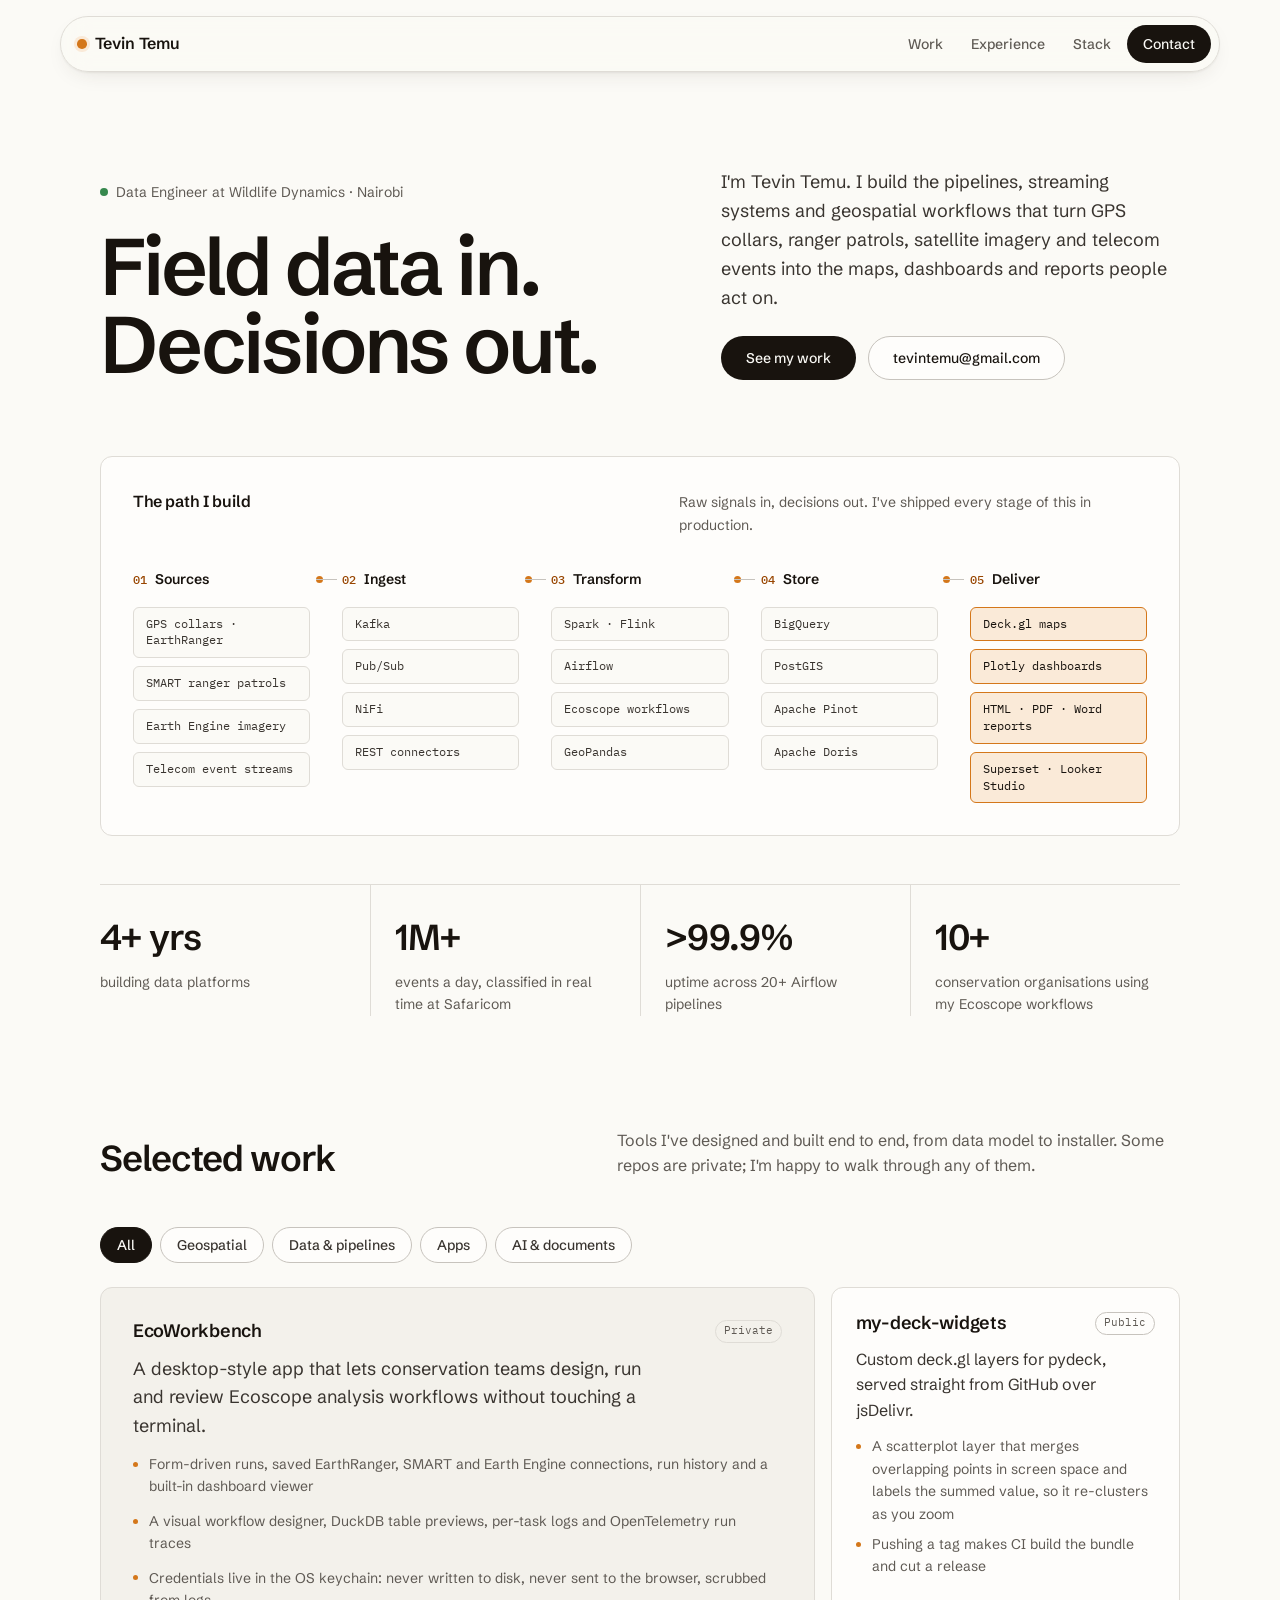
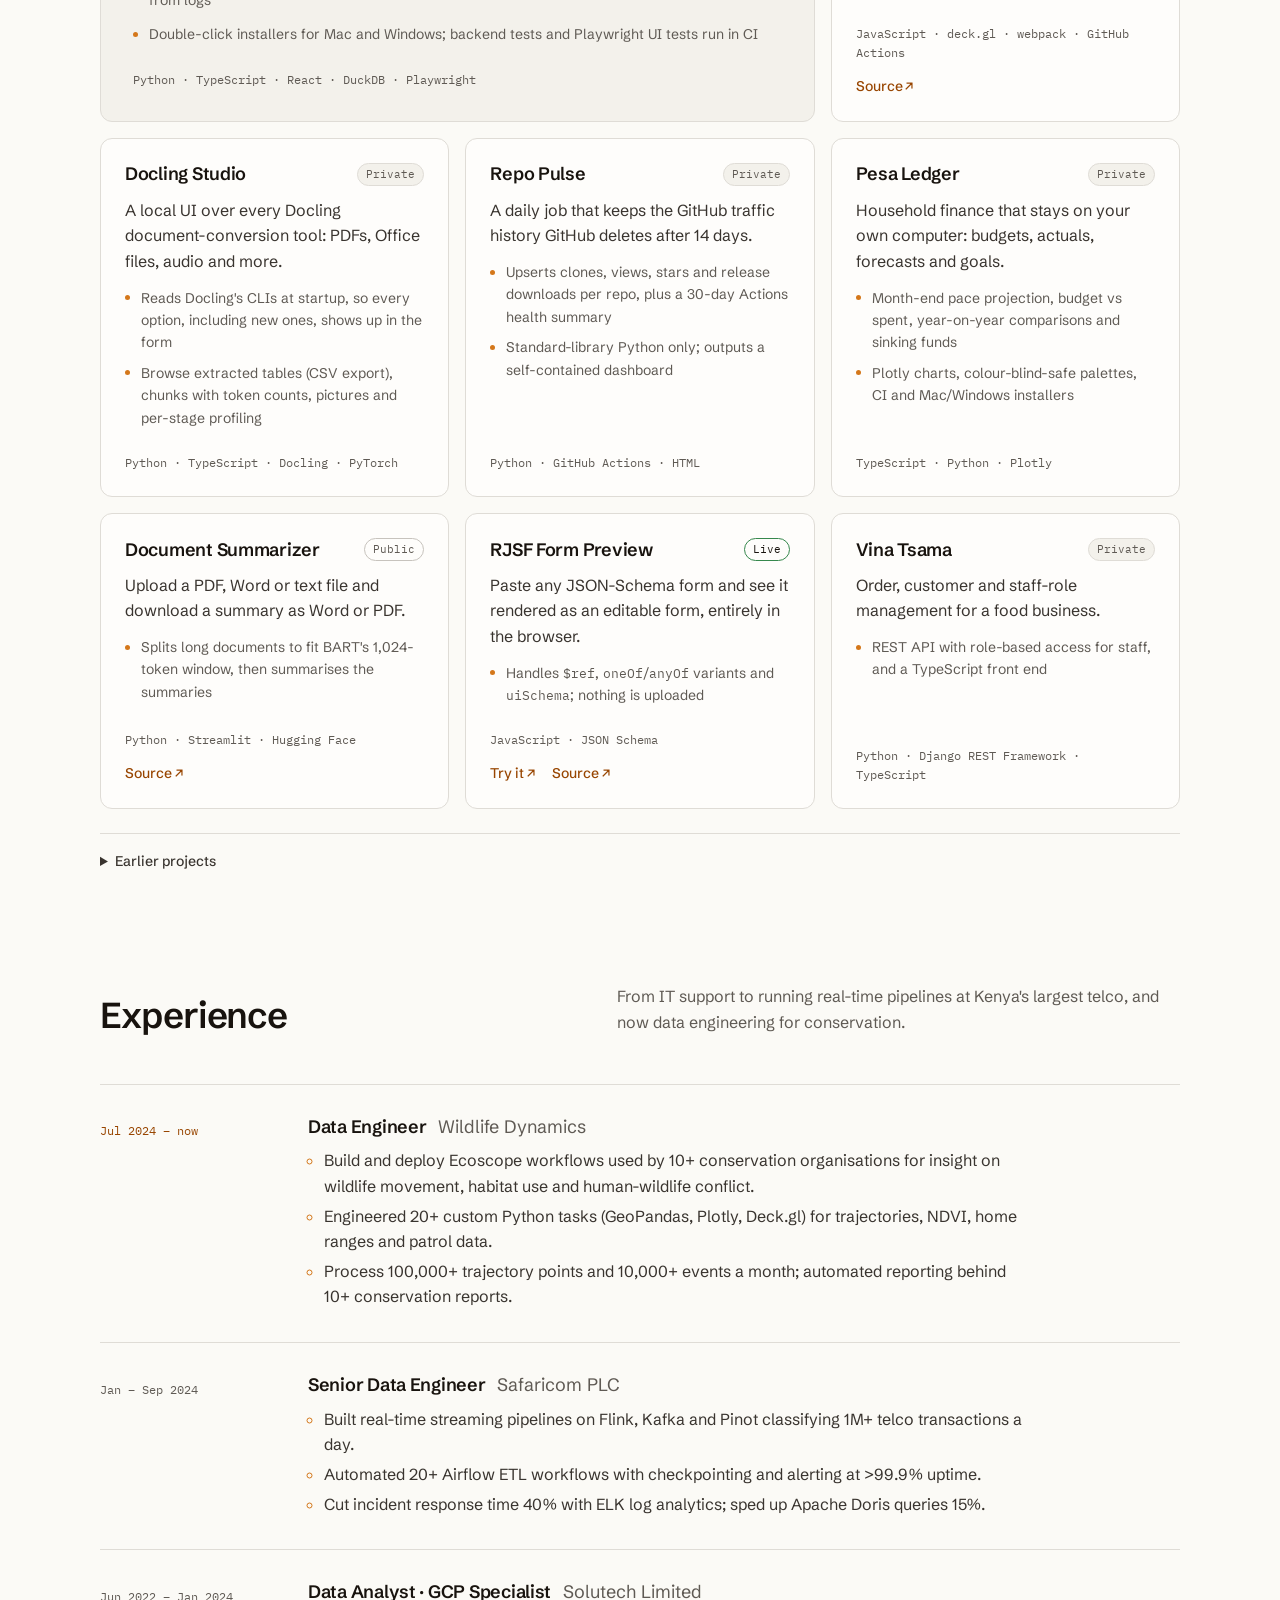
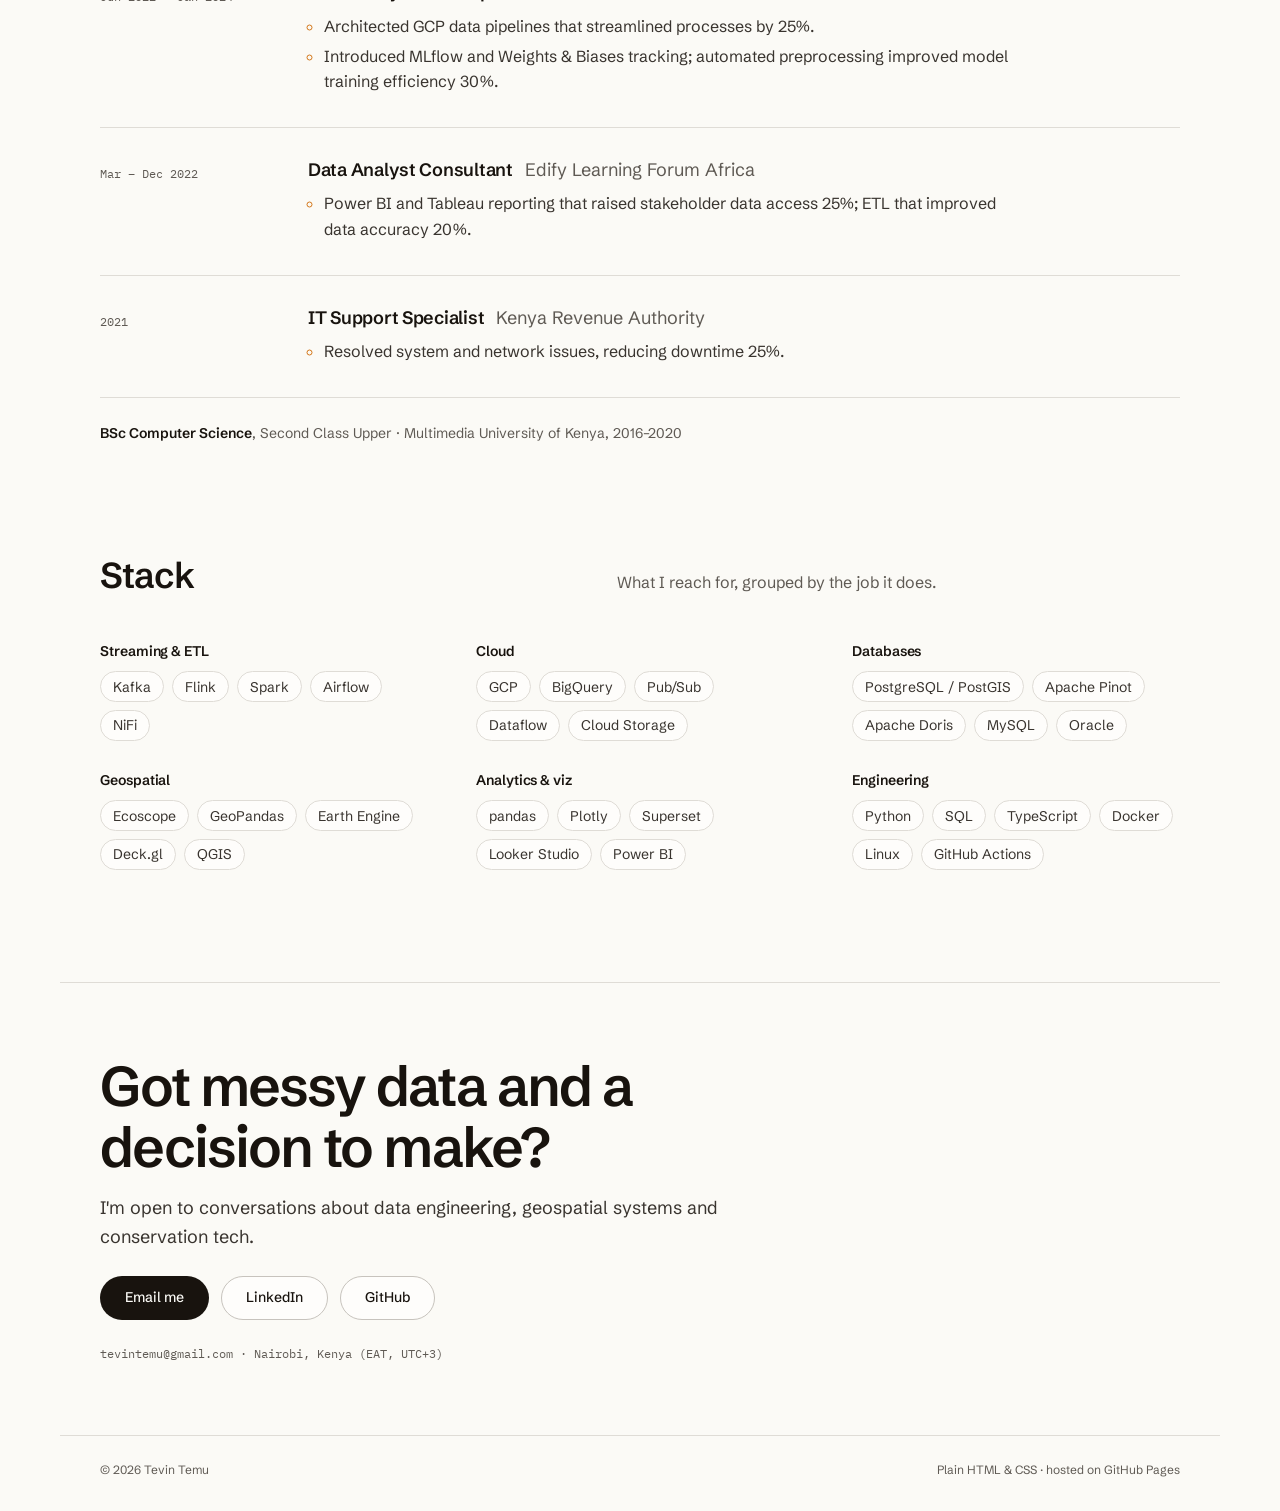
<file: docs/index.html>
<!doctype html>
<html lang="en">
<head>
<meta charset="utf-8">
<meta name="viewport" content="width=device-width, initial-scale=1">
<title>Tevin Temu · Data Engineer</title>
<meta name="description" content="Tevin Temu is a data engineer in Nairobi building streaming pipelines, geospatial workflows and data tools for conservation and telecom.">
<meta property="og:title" content="Tevin Temu · Data Engineer">
<meta property="og:description" content="Streaming pipelines, geospatial workflows and data tools for conservation and telecom.">
<meta property="og:type" content="website">
<meta property="og:url" content="https://ttemu34.github.io/github-portfolio/">
<meta name="theme-color" content="#faf8f4" media="(prefers-color-scheme: light)">
<meta name="theme-color" content="#1a1714" media="(prefers-color-scheme: dark)">
<link rel="icon" href="data:image/svg+xml,%3Csvg xmlns='http://www.w3.org/2000/svg' viewBox='0 0 32 32'%3E%3Crect width='32' height='32' rx='8' fill='%23231d17'/%3E%3Ccircle cx='10' cy='22' r='3' fill='%23d98a3a'/%3E%3Ccircle cx='22' cy='10' r='3' fill='%23d98a3a'/%3E%3Cpath d='M10 22 L16 16 L22 10' stroke='%23f5efe6' stroke-width='2' fill='none'/%3E%3C/svg%3E">
<link rel="preconnect" href="https://fonts.googleapis.com">
<link rel="preconnect" href="https://fonts.gstatic.com" crossorigin>
<link rel="stylesheet" href="https://fonts.googleapis.com/css2?family=Schibsted+Grotesk:wght@400;500;600;700&family=IBM+Plex+Mono:wght@400;500&display=swap">
<link rel="stylesheet" href="tokens.css">
<link rel="stylesheet" href="style.css">
</head>
<body>

<a class="skip" href="#main">Skip to content</a>

<header class="nav-wrap">
  <nav class="nav" aria-label="Primary">
    <a class="wordmark" href="#top" aria-label="Tevin Temu, home">
      <span class="wordmark-dot" aria-hidden="true"></span>Tevin Temu
    </a>
    <div class="nav-links">
      <a href="#work">Work</a>
      <a class="nav-optional" href="#experience">Experience</a>
      <a class="nav-optional" href="#stack">Stack</a>
      <a class="nav-cta" href="#contact">Contact</a>
    </div>
  </nav>
</header>

<main id="main">

  <!-- Hero -->
  <section class="hero page" id="top">
    <div class="hero-grid">
      <div class="hero-copy">
        <p class="status"><span class="status-dot" aria-hidden="true"></span>Data Engineer at Wildlife Dynamics · Nairobi</p>
        <h1 class="hero-title">Field data in.<br>Decisions out.</h1>
      </div>
      <div class="hero-side">
        <p class="lede">
          I'm Tevin Temu. I build the pipelines, streaming systems and geospatial workflows
          that turn GPS collars, ranger patrols, satellite imagery and telecom events into
          the maps, dashboards and reports people act on.
        </p>
        <div class="cta-row">
          <a class="btn btn-primary" href="#work">See my work</a>
          <a class="btn btn-ghost" href="mailto:tevintemu@gmail.com">tevintemu@gmail.com</a>
        </div>
      </div>
    </div>

    <!-- The system map -->
    <figure class="system" aria-labelledby="system-cap">
      <figcaption id="system-cap" class="system-cap">
        <span class="system-cap-title">The path I build</span>
        <span class="system-cap-note">Raw signals in, decisions out. I've shipped every stage of this in production.</span>
      </figcaption>
      <ol class="flow">
        <li class="stage">
          <span class="stage-name"><span class="stage-num">01</span>Sources</span>
          <ul class="nodes">
            <li>GPS collars · EarthRanger</li>
            <li>SMART ranger patrols</li>
            <li>Earth Engine imagery</li>
            <li>Telecom event streams</li>
          </ul>
        </li>
        <li class="stage">
          <span class="stage-name"><span class="stage-num">02</span>Ingest</span>
          <ul class="nodes">
            <li>Kafka</li>
            <li>Pub/Sub</li>
            <li>NiFi</li>
            <li>REST connectors</li>
          </ul>
        </li>
        <li class="stage">
          <span class="stage-name"><span class="stage-num">03</span>Transform</span>
          <ul class="nodes">
            <li>Spark · Flink</li>
            <li>Airflow</li>
            <li>Ecoscope workflows</li>
            <li>GeoPandas</li>
          </ul>
        </li>
        <li class="stage">
          <span class="stage-name"><span class="stage-num">04</span>Store</span>
          <ul class="nodes">
            <li>BigQuery</li>
            <li>PostGIS</li>
            <li>Apache Pinot</li>
            <li>Apache Doris</li>
          </ul>
        </li>
        <li class="stage stage-out">
          <span class="stage-name"><span class="stage-num">05</span>Deliver</span>
          <ul class="nodes">
            <li>Deck.gl maps</li>
            <li>Plotly dashboards</li>
            <li>HTML · PDF · Word reports</li>
            <li>Superset · Looker Studio</li>
          </ul>
        </li>
      </ol>
    </figure>

    <dl class="proof">
      <div><dt>4+ yrs</dt><dd>building data platforms</dd></div>
      <div><dt>1M+</dt><dd>events a day, classified in real time at Safaricom</dd></div>
      <div><dt>&gt;99.9%</dt><dd>uptime across 20+ Airflow pipelines</dd></div>
      <div><dt>10+</dt><dd>conservation organisations using my Ecoscope workflows</dd></div>
    </dl>
  </section>

  <!-- Work -->
  <section class="page section" id="work" aria-labelledby="work-h">
    <div class="section-head">
      <h2 id="work-h">Selected work</h2>
      <p>Tools I've designed and built end to end, from data model to installer. Some repos are private; I'm happy to walk through any of them.</p>
    </div>

    <div class="filters" role="group" aria-label="Filter projects">
      <button type="button" class="chip" aria-pressed="true" data-filter="all">All</button>
      <button type="button" class="chip" aria-pressed="false" data-filter="geo">Geospatial</button>
      <button type="button" class="chip" aria-pressed="false" data-filter="data">Data &amp; pipelines</button>
      <button type="button" class="chip" aria-pressed="false" data-filter="apps">Apps</button>
      <button type="button" class="chip" aria-pressed="false" data-filter="ml">AI &amp; documents</button>
    </div>

    <div class="projects">

      <article class="project project-feature" data-tags="geo data apps">
        <div class="project-top">
          <h3>EcoWorkbench</h3>
          <span class="tag tag-private">Private</span>
        </div>
        <p class="project-pitch">A desktop-style app that lets conservation teams design, run and review Ecoscope analysis workflows without touching a terminal.</p>
        <ul class="project-points">
          <li>Form-driven runs, saved EarthRanger, SMART and Earth Engine connections, run history and a built-in dashboard viewer</li>
          <li>A visual workflow designer, DuckDB table previews, per-task logs and OpenTelemetry run traces</li>
          <li>Credentials live in the OS keychain: never written to disk, never sent to the browser, scrubbed from logs</li>
          <li>Double-click installers for Mac and Windows; backend tests and Playwright UI tests run in CI</li>
        </ul>
        <p class="project-stack">Python · TypeScript · React · DuckDB · Playwright</p>
      </article>

      <article class="project" data-tags="geo">
        <div class="project-top">
          <h3>my-deck-widgets</h3>
          <span class="tag">Public</span>
        </div>
        <p class="project-pitch">Custom deck.gl layers for pydeck, served straight from GitHub over jsDelivr.</p>
        <ul class="project-points">
          <li>A scatterplot layer that merges overlapping points in screen space and labels the summed value, so it re-clusters as you zoom</li>
          <li>Pushing a tag makes CI build the bundle and cut a release</li>
        </ul>
        <p class="project-stack">JavaScript · deck.gl · webpack · GitHub Actions</p>
        <p class="project-links"><a href="https://github.com/ttemu34/my-deck-widgets" target="_blank" rel="noopener">Source<span class="arrow" aria-hidden="true">↗</span></a></p>
      </article>

      <article class="project" data-tags="ml apps">
        <div class="project-top">
          <h3>Docling Studio</h3>
          <span class="tag tag-private">Private</span>
        </div>
        <p class="project-pitch">A local UI over every Docling document-conversion tool: PDFs, Office files, audio and more.</p>
        <ul class="project-points">
          <li>Reads Docling's CLIs at startup, so every option, including new ones, shows up in the form</li>
          <li>Browse extracted tables (CSV export), chunks with token counts, pictures and per-stage profiling</li>
        </ul>
        <p class="project-stack">Python · TypeScript · Docling · PyTorch</p>
      </article>

      <article class="project" data-tags="data">
        <div class="project-top">
          <h3>Repo Pulse</h3>
          <span class="tag tag-private">Private</span>
        </div>
        <p class="project-pitch">A daily job that keeps the GitHub traffic history GitHub deletes after 14 days.</p>
        <ul class="project-points">
          <li>Upserts clones, views, stars and release downloads per repo, plus a 30-day Actions health summary</li>
          <li>Standard-library Python only; outputs a self-contained dashboard</li>
        </ul>
        <p class="project-stack">Python · GitHub Actions · HTML</p>
      </article>

      <article class="project" data-tags="apps data">
        <div class="project-top">
          <h3>Pesa Ledger</h3>
          <span class="tag tag-private">Private</span>
        </div>
        <p class="project-pitch">Household finance that stays on your own computer: budgets, actuals, forecasts and goals.</p>
        <ul class="project-points">
          <li>Month-end pace projection, budget vs spent, year-on-year comparisons and sinking funds</li>
          <li>Plotly charts, colour-blind-safe palettes, CI and Mac/Windows installers</li>
        </ul>
        <p class="project-stack">TypeScript · Python · Plotly</p>
      </article>

      <article class="project" data-tags="ml">
        <div class="project-top">
          <h3>Document Summarizer</h3>
          <span class="tag">Public</span>
        </div>
        <p class="project-pitch">Upload a PDF, Word or text file and download a summary as Word or PDF.</p>
        <ul class="project-points">
          <li>Splits long documents to fit BART's 1,024-token window, then summarises the summaries</li>
        </ul>
        <p class="project-stack">Python · Streamlit · Hugging Face</p>
        <p class="project-links"><a href="https://github.com/ttemu34/doc-summarizer" target="_blank" rel="noopener">Source<span class="arrow" aria-hidden="true">↗</span></a></p>
      </article>

      <article class="project" data-tags="apps">
        <div class="project-top">
          <h3>RJSF Form Preview</h3>
          <span class="tag tag-live">Live</span>
        </div>
        <p class="project-pitch">Paste any JSON-Schema form and see it rendered as an editable form, entirely in the browser.</p>
        <ul class="project-points">
          <li>Handles <code>$ref</code>, <code>oneOf</code>/<code>anyOf</code> variants and <code>uiSchema</code>; nothing is uploaded</li>
        </ul>
        <p class="project-stack">JavaScript · JSON Schema</p>
        <p class="project-links">
          <a href="https://ttemu34.github.io/rjsf-form-preview/" target="_blank" rel="noopener">Try it<span class="arrow" aria-hidden="true">↗</span></a>
          <a href="https://github.com/ttemu34/rjsf-form-preview" target="_blank" rel="noopener">Source<span class="arrow" aria-hidden="true">↗</span></a>
        </p>
      </article>

      <article class="project" data-tags="apps">
        <div class="project-top">
          <h3>Vina Tsama</h3>
          <span class="tag tag-private">Private</span>
        </div>
        <p class="project-pitch">Order, customer and staff-role management for a food business.</p>
        <ul class="project-points">
          <li>REST API with role-based access for staff, and a TypeScript front end</li>
        </ul>
        <p class="project-stack">Python · Django REST Framework · TypeScript</p>
      </article>

    </div>

    <p class="filter-empty" hidden>No projects in this category yet.</p>

    <details class="earlier">
      <summary>Earlier projects</summary>
      <ul>
        <li>SSL-arduino: sensor-driven street lighting that switches lamps by ambient light to save power (C++, Arduino)</li>
        <li><a href="https://github.com/ttemu34/django_blog_project" target="_blank" rel="noopener">django_blog_project</a>: a blog application built from scratch (Python, Django)</li>
        <li>point-of_sale: a simple point-of-sale system (Python, Django)</li>
      </ul>
    </details>
  </section>

  <!-- Experience -->
  <section class="page section" id="experience" aria-labelledby="exp-h">
    <div class="section-head">
      <h2 id="exp-h">Experience</h2>
      <p>From IT support to running real-time pipelines at Kenya's largest telco, and now data engineering for conservation.</p>
    </div>

    <ol class="timeline">
      <li class="job">
        <div class="job-when"><span>Jul 2024 – now</span></div>
        <div class="job-body">
          <h3>Data Engineer <span class="job-at">Wildlife Dynamics</span></h3>
          <ul>
            <li>Build and deploy Ecoscope workflows used by 10+ conservation organisations for insight on wildlife movement, habitat use and human-wildlife conflict.</li>
            <li>Engineered 20+ custom Python tasks (GeoPandas, Plotly, Deck.gl) for trajectories, NDVI, home ranges and patrol data.</li>
            <li>Process 100,000+ trajectory points and 10,000+ events a month; automated reporting behind 10+ conservation reports.</li>
          </ul>
        </div>
      </li>
      <li class="job">
        <div class="job-when"><span>Jan – Sep 2024</span></div>
        <div class="job-body">
          <h3>Senior Data Engineer <span class="job-at">Safaricom PLC</span></h3>
          <ul>
            <li>Built real-time streaming pipelines on Flink, Kafka and Pinot classifying 1M+ telco transactions a day.</li>
            <li>Automated 20+ Airflow ETL workflows with checkpointing and alerting at &gt;99.9% uptime.</li>
            <li>Cut incident response time 40% with ELK log analytics; sped up Apache Doris queries 15%.</li>
          </ul>
        </div>
      </li>
      <li class="job">
        <div class="job-when"><span>Jun 2022 – Jan 2024</span></div>
        <div class="job-body">
          <h3>Data Analyst · GCP Specialist <span class="job-at">Solutech Limited</span></h3>
          <ul>
            <li>Architected GCP data pipelines that streamlined processes by 25%.</li>
            <li>Introduced MLflow and Weights &amp; Biases tracking; automated preprocessing improved model training efficiency 30%.</li>
          </ul>
        </div>
      </li>
      <li class="job">
        <div class="job-when"><span>Mar – Dec 2022</span></div>
        <div class="job-body">
          <h3>Data Analyst Consultant <span class="job-at">Edify Learning Forum Africa</span></h3>
          <ul>
            <li>Power BI and Tableau reporting that raised stakeholder data access 25%; ETL that improved data accuracy 20%.</li>
          </ul>
        </div>
      </li>
      <li class="job">
        <div class="job-when"><span>2021</span></div>
        <div class="job-body">
          <h3>IT Support Specialist <span class="job-at">Kenya Revenue Authority</span></h3>
          <ul>
            <li>Resolved system and network issues, reducing downtime 25%.</li>
          </ul>
        </div>
      </li>
    </ol>

    <p class="edu"><strong>BSc Computer Science</strong>, Second Class Upper · Multimedia University of Kenya, 2016–2020</p>
  </section>

  <!-- Stack -->
  <section class="page section" id="stack" aria-labelledby="stack-h">
    <div class="section-head">
      <h2 id="stack-h">Stack</h2>
      <p>What I reach for, grouped by the job it does.</p>
    </div>
    <div class="stack-grid">
      <div class="stack-group">
        <h3>Streaming &amp; ETL</h3>
        <ul class="pills"><li>Kafka</li><li>Flink</li><li>Spark</li><li>Airflow</li><li>NiFi</li></ul>
      </div>
      <div class="stack-group">
        <h3>Cloud</h3>
        <ul class="pills"><li>GCP</li><li>BigQuery</li><li>Pub/Sub</li><li>Dataflow</li><li>Cloud Storage</li></ul>
      </div>
      <div class="stack-group">
        <h3>Databases</h3>
        <ul class="pills"><li>PostgreSQL / PostGIS</li><li>Apache Pinot</li><li>Apache Doris</li><li>MySQL</li><li>Oracle</li></ul>
      </div>
      <div class="stack-group">
        <h3>Geospatial</h3>
        <ul class="pills"><li>Ecoscope</li><li>GeoPandas</li><li>Earth Engine</li><li>Deck.gl</li><li>QGIS</li></ul>
      </div>
      <div class="stack-group">
        <h3>Analytics &amp; viz</h3>
        <ul class="pills"><li>pandas</li><li>Plotly</li><li>Superset</li><li>Looker Studio</li><li>Power BI</li></ul>
      </div>
      <div class="stack-group">
        <h3>Engineering</h3>
        <ul class="pills"><li>Python</li><li>SQL</li><li>TypeScript</li><li>Docker</li><li>Linux</li><li>GitHub Actions</li></ul>
      </div>
    </div>
  </section>

  <!-- Contact -->
  <section class="page contact" id="contact" aria-labelledby="contact-h">
    <h2 id="contact-h" class="contact-title">Got messy data and a decision to make?</h2>
    <p class="contact-lede">I'm open to conversations about data engineering, geospatial systems and conservation tech.</p>
    <div class="cta-row">
      <a class="btn btn-primary" href="mailto:tevintemu@gmail.com">Email me</a>
      <a class="btn btn-ghost" href="https://linkedin.com/in/tevin-temu" target="_blank" rel="noopener">LinkedIn</a>
      <a class="btn btn-ghost" href="https://github.com/ttemu34" target="_blank" rel="noopener">GitHub</a>
    </div>
    <p class="contact-plain">tevintemu@gmail.com · Nairobi, Kenya (EAT, UTC+3)</p>
  </section>

</main>

<footer class="footer page">
  <span>© 2026 Tevin Temu</span>
  <span>Plain HTML &amp; CSS · hosted on GitHub Pages</span>
</footer>

<script src="main.js" defer></script>
</body>
</html>
</file>
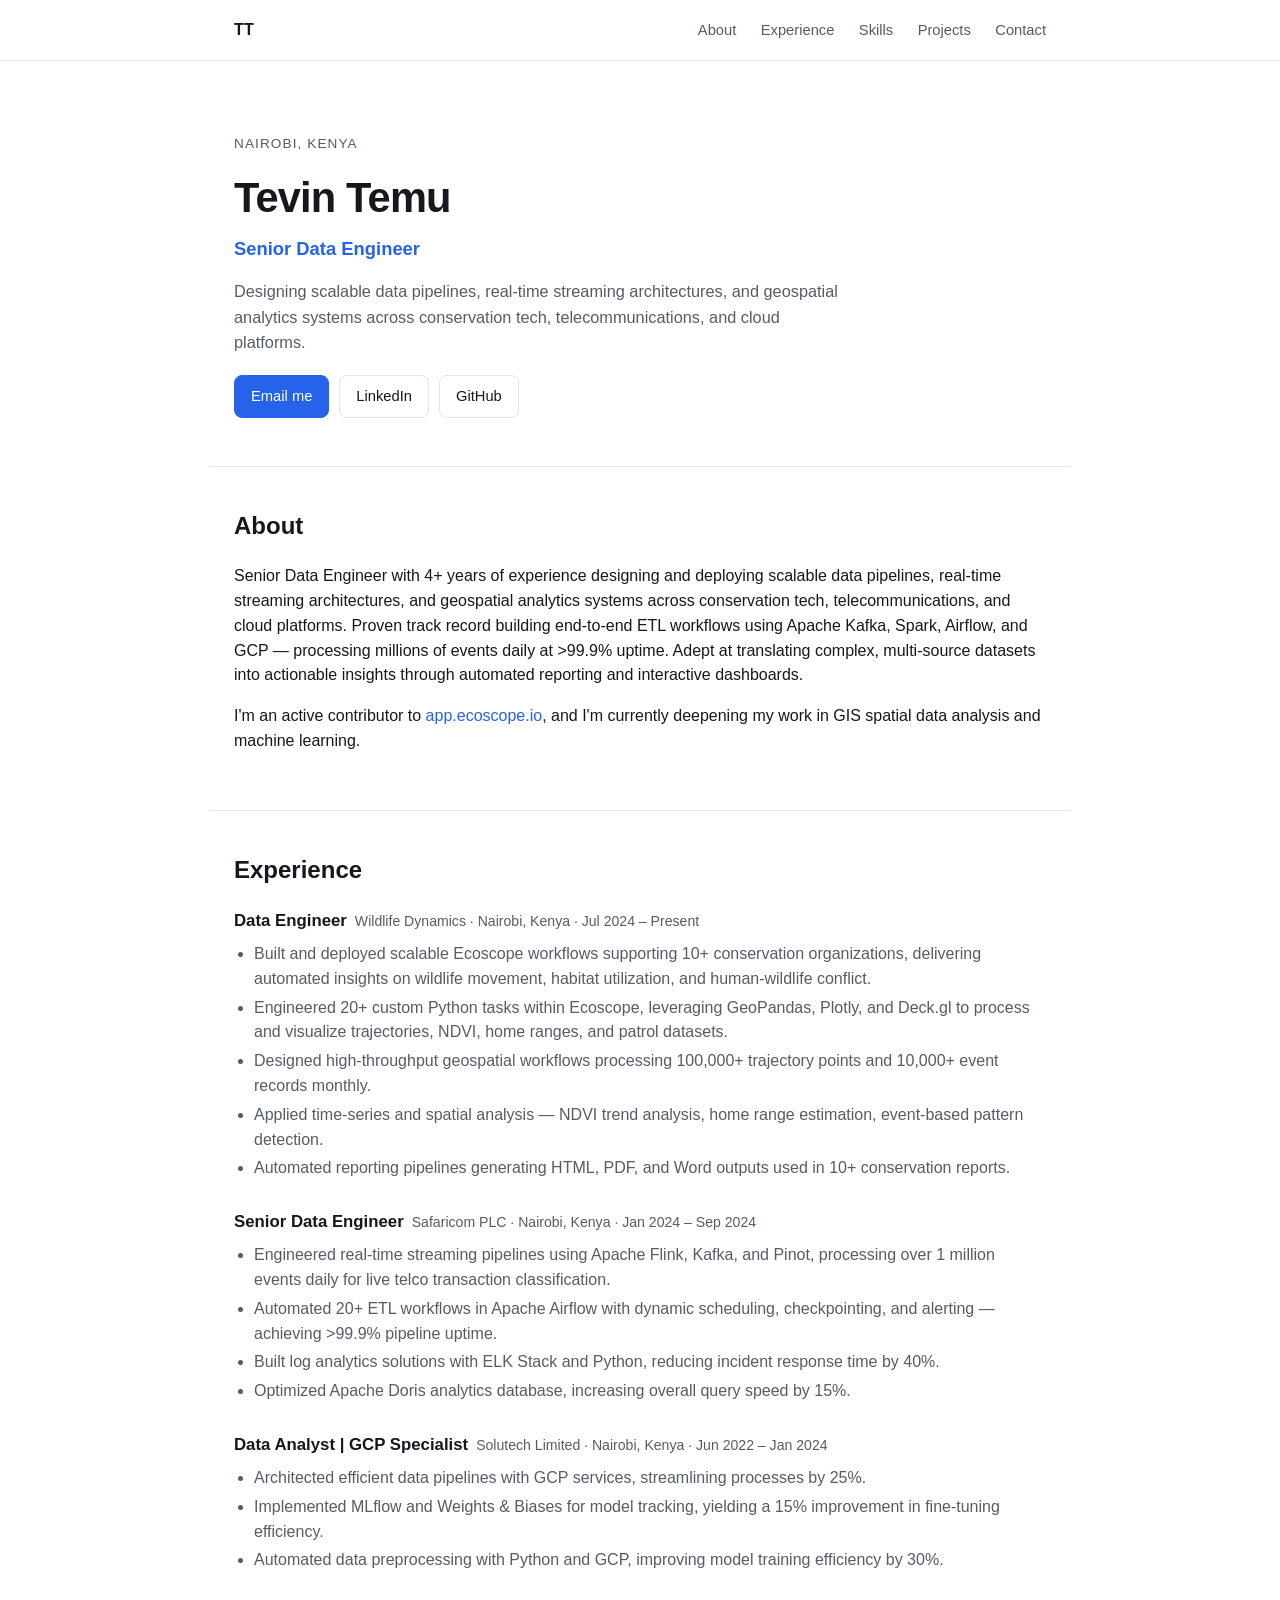
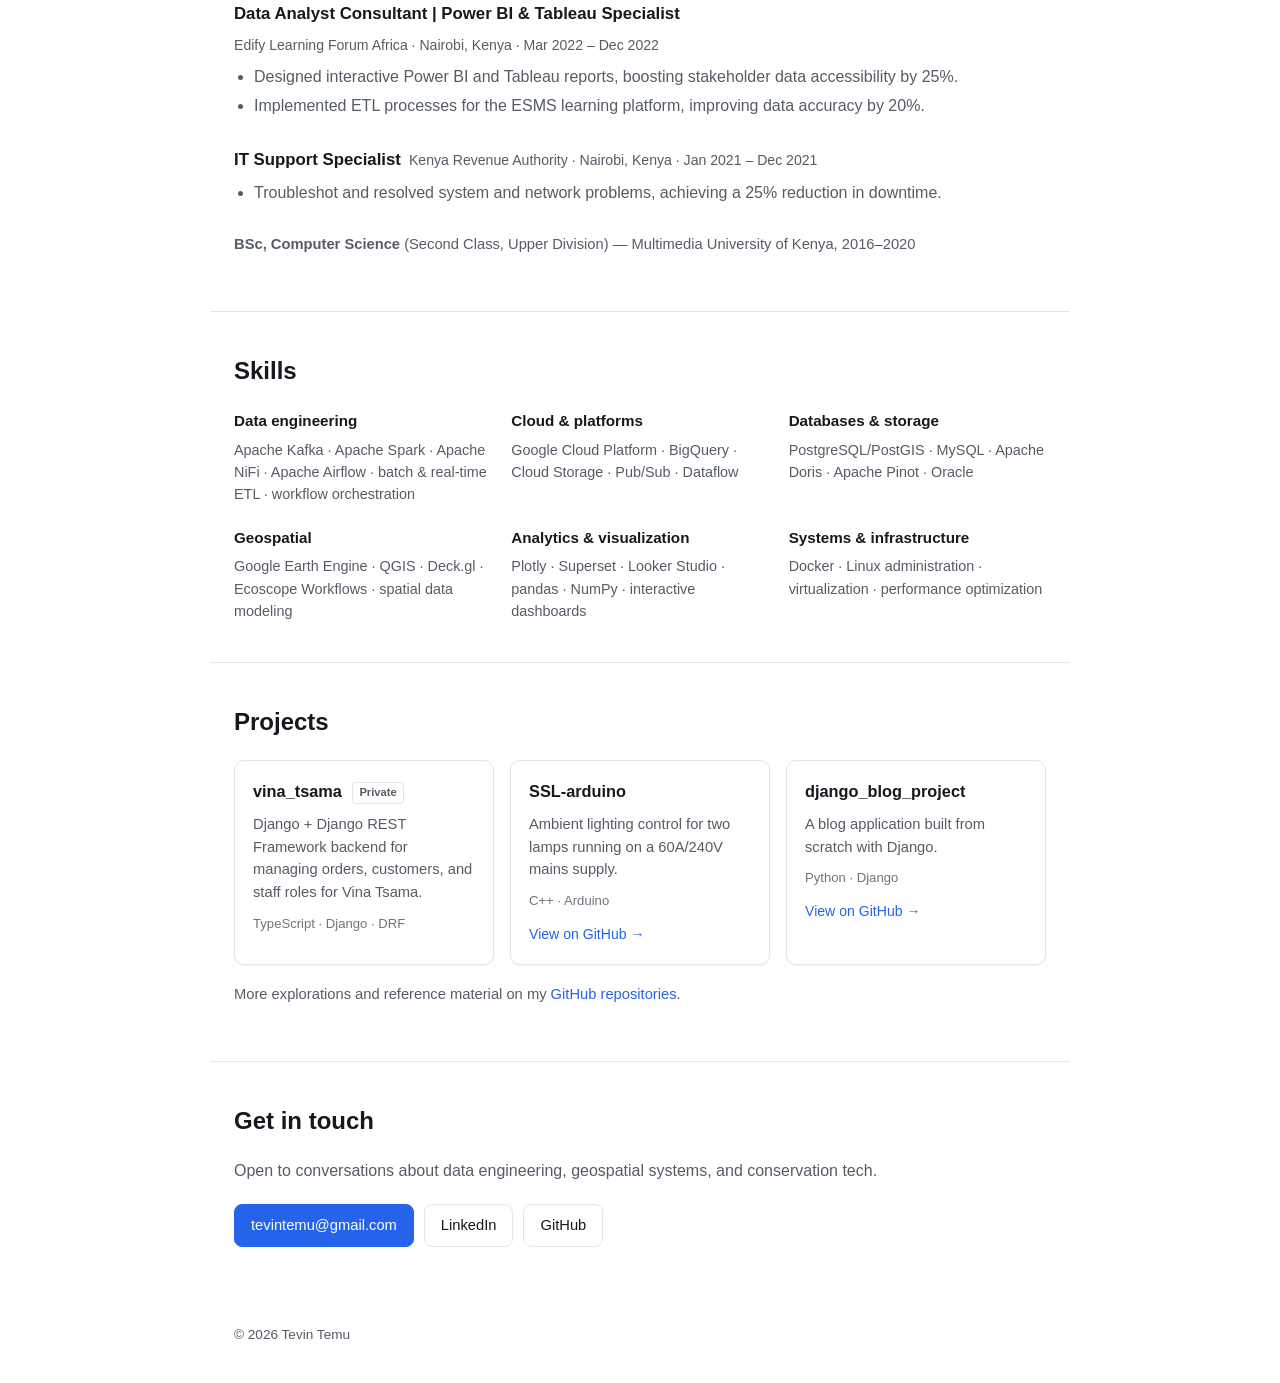
<file: ttemu34.github.io/index.html>
<!doctype html>
<html lang="en">
<head>
<meta charset="utf-8">
<meta name="viewport" content="width=device-width, initial-scale=1">
<title>Tevin Temu — Senior Data Engineer</title>
<meta name="description" content="Tevin Temu — Senior Data Engineer specializing in data pipelines, geospatial analytics, and real-time streaming systems.">
<link rel="stylesheet" href="style.css">
</head>
<body>

<header class="site-header">
  <div class="wrap">
    <span class="logo">TT</span>
    <nav>
      <a href="#about">About</a>
      <a href="#experience">Experience</a>
      <a href="#skills">Skills</a>
      <a href="#projects">Projects</a>
      <a href="#contact">Contact</a>
    </nav>
  </div>
</header>

<main>

  <section class="hero wrap">
    <p class="eyebrow">Nairobi, Kenya</p>
    <h1>Tevin Temu</h1>
    <p class="role">Senior Data Engineer</p>
    <p class="tagline">
      Designing scalable data pipelines, real-time streaming architectures, and geospatial
      analytics systems across conservation tech, telecommunications, and cloud platforms.
    </p>
    <div class="cta-row">
      <a class="btn primary" href="mailto:tevintemu@gmail.com">Email me</a>
      <a class="btn" href="https://linkedin.com/in/tevin-temu" target="_blank" rel="noopener">LinkedIn</a>
      <a class="btn" href="https://github.com/ttemu34" target="_blank" rel="noopener">GitHub</a>
    </div>
  </section>

  <section id="about" class="wrap section">
    <h2>About</h2>
    <p>
      Senior Data Engineer with 4+ years of experience designing and deploying scalable data
      pipelines, real-time streaming architectures, and geospatial analytics systems across
      conservation tech, telecommunications, and cloud platforms. Proven track record building
      end-to-end ETL workflows using Apache Kafka, Spark, Airflow, and GCP — processing millions
      of events daily at &gt;99.9% uptime. Adept at translating complex, multi-source datasets into
      actionable insights through automated reporting and interactive dashboards.
    </p>
    <p>
      I'm an active contributor to <a href="https://app.ecoscope.io/" target="_blank" rel="noopener">app.ecoscope.io</a>,
      and I'm currently deepening my work in GIS spatial data analysis and machine learning.
    </p>
  </section>

  <section id="experience" class="wrap section">
    <h2>Experience</h2>

    <article class="job">
      <div class="job-head">
        <h3>Data Engineer</h3>
        <span class="job-meta">Wildlife Dynamics · Nairobi, Kenya · Jul 2024 – Present</span>
      </div>
      <ul>
        <li>Built and deployed scalable Ecoscope workflows supporting 10+ conservation organizations, delivering automated insights on wildlife movement, habitat utilization, and human-wildlife conflict.</li>
        <li>Engineered 20+ custom Python tasks within Ecoscope, leveraging GeoPandas, Plotly, and Deck.gl to process and visualize trajectories, NDVI, home ranges, and patrol datasets.</li>
        <li>Designed high-throughput geospatial workflows processing 100,000+ trajectory points and 10,000+ event records monthly.</li>
        <li>Applied time-series and spatial analysis — NDVI trend analysis, home range estimation, event-based pattern detection.</li>
        <li>Automated reporting pipelines generating HTML, PDF, and Word outputs used in 10+ conservation reports.</li>
      </ul>
    </article>

    <article class="job">
      <div class="job-head">
        <h3>Senior Data Engineer</h3>
        <span class="job-meta">Safaricom PLC · Nairobi, Kenya · Jan 2024 – Sep 2024</span>
      </div>
      <ul>
        <li>Engineered real-time streaming pipelines using Apache Flink, Kafka, and Pinot, processing over 1 million events daily for live telco transaction classification.</li>
        <li>Automated 20+ ETL workflows in Apache Airflow with dynamic scheduling, checkpointing, and alerting — achieving &gt;99.9% pipeline uptime.</li>
        <li>Built log analytics solutions with ELK Stack and Python, reducing incident response time by 40%.</li>
        <li>Optimized Apache Doris analytics database, increasing overall query speed by 15%.</li>
      </ul>
    </article>

    <article class="job">
      <div class="job-head">
        <h3>Data Analyst | GCP Specialist</h3>
        <span class="job-meta">Solutech Limited · Nairobi, Kenya · Jun 2022 – Jan 2024</span>
      </div>
      <ul>
        <li>Architected efficient data pipelines with GCP services, streamlining processes by 25%.</li>
        <li>Implemented MLflow and Weights &amp; Biases for model tracking, yielding a 15% improvement in fine-tuning efficiency.</li>
        <li>Automated data preprocessing with Python and GCP, improving model training efficiency by 30%.</li>
      </ul>
    </article>

    <article class="job">
      <div class="job-head">
        <h3>Data Analyst Consultant | Power BI &amp; Tableau Specialist</h3>
        <span class="job-meta">Edify Learning Forum Africa · Nairobi, Kenya · Mar 2022 – Dec 2022</span>
      </div>
      <ul>
        <li>Designed interactive Power BI and Tableau reports, boosting stakeholder data accessibility by 25%.</li>
        <li>Implemented ETL processes for the ESMS learning platform, improving data accuracy by 20%.</li>
      </ul>
    </article>

    <article class="job">
      <div class="job-head">
        <h3>IT Support Specialist</h3>
        <span class="job-meta">Kenya Revenue Authority · Nairobi, Kenya · Jan 2021 – Dec 2021</span>
      </div>
      <ul>
        <li>Troubleshot and resolved system and network problems, achieving a 25% reduction in downtime.</li>
      </ul>
    </article>

    <p class="edu">
      <strong>BSc, Computer Science</strong> (Second Class, Upper Division) — Multimedia University of Kenya, 2016–2020
    </p>
  </section>

  <section id="skills" class="wrap section">
    <h2>Skills</h2>
    <div class="skills-grid">
      <div>
        <h4>Data engineering</h4>
        <p>Apache Kafka · Apache Spark · Apache NiFi · Apache Airflow · batch &amp; real-time ETL · workflow orchestration</p>
      </div>
      <div>
        <h4>Cloud &amp; platforms</h4>
        <p>Google Cloud Platform · BigQuery · Cloud Storage · Pub/Sub · Dataflow</p>
      </div>
      <div>
        <h4>Databases &amp; storage</h4>
        <p>PostgreSQL/PostGIS · MySQL · Apache Doris · Apache Pinot · Oracle</p>
      </div>
      <div>
        <h4>Geospatial</h4>
        <p>Google Earth Engine · QGIS · Deck.gl · Ecoscope Workflows · spatial data modeling</p>
      </div>
      <div>
        <h4>Analytics &amp; visualization</h4>
        <p>Plotly · Superset · Looker Studio · pandas · NumPy · interactive dashboards</p>
      </div>
      <div>
        <h4>Systems &amp; infrastructure</h4>
        <p>Docker · Linux administration · virtualization · performance optimization</p>
      </div>
    </div>
  </section>

  <section id="projects" class="wrap section">
    <h2>Projects</h2>
    <div class="projects-grid">

      <article class="card">
        <h3>vina_tsama <span class="badge">Private</span></h3>
        <p>Django + Django REST Framework backend for managing orders, customers, and staff roles for Vina Tsama.</p>
        <p class="stack">TypeScript · Django · DRF</p>
      </article>

      <article class="card">
        <h3>SSL-arduino</h3>
        <p>Ambient lighting control for two lamps running on a 60A/240V mains supply.</p>
        <p class="stack">C++ · Arduino</p>
        <a href="https://github.com/ttemu34/SSL-arduino" target="_blank" rel="noopener">View on GitHub →</a>
      </article>

      <article class="card">
        <h3>django_blog_project</h3>
        <p>A blog application built from scratch with Django.</p>
        <p class="stack">Python · Django</p>
        <a href="https://github.com/ttemu34/django_blog_project" target="_blank" rel="noopener">View on GitHub →</a>
      </article>

    </div>

    <p class="more-projects">
      More explorations and reference material on my
      <a href="https://github.com/ttemu34?tab=repositories" target="_blank" rel="noopener">GitHub repositories</a>.
    </p>
  </section>

  <section id="contact" class="wrap section contact">
    <h2>Get in touch</h2>
    <p>Open to conversations about data engineering, geospatial systems, and conservation tech.</p>
    <div class="cta-row">
      <a class="btn primary" href="mailto:tevintemu@gmail.com">tevintemu@gmail.com</a>
      <a class="btn" href="https://linkedin.com/in/tevin-temu" target="_blank" rel="noopener">LinkedIn</a>
      <a class="btn" href="https://github.com/ttemu34" target="_blank" rel="noopener">GitHub</a>
    </div>
  </section>

</main>

<footer class="site-footer wrap">
  <p>&copy; 2026 Tevin Temu</p>
</footer>

</body>
</html>
</file>
<file: docs/tokens.css>
/* Design tokens — Tevin Temu portfolio.
 * Warm savanna-paper neutrals (hue ~75) with a single ochre accent.
 * Every colour/font in style.css references these names.
 */
:root {
  color-scheme: light;

  /* Colour — light */
  --color-paper:      oklch(98.4% 0.005 85);
  --color-paper-2:    oklch(95.8% 0.008 85);
  --color-surface:    oklch(99.4% 0.003 85);
  --color-rule:       oklch(89.5% 0.009 80);
  --color-rule-2:     oklch(82% 0.010 80);
  --color-muted:      oklch(47% 0.012 75);
  --color-ink-2:      oklch(33% 0.012 70);
  --color-ink:        oklch(19% 0.012 65);
  --color-accent:     oklch(66% 0.150 58);   /* ochre — lines, dots, marks */
  --color-accent-ink: oklch(49% 0.130 50);   /* ochre dark enough for text */
  --color-accent-wash:oklch(94.5% 0.030 70);
  --color-live:       oklch(56% 0.120 150);  /* status dot only */
  --color-focus:      oklch(55% 0.160 50);
  --color-on-ink:     oklch(98.4% 0.005 85);
  --color-nav:        oklch(98.4% 0.005 85 / 0.82);
  --shadow-soft:      0 1px 2px oklch(30% 0.02 60 / 0.06), 0 8px 24px -12px oklch(30% 0.02 60 / 0.18);

  /* Type */
  --font-sans: "Schibsted Grotesk", ui-sans-serif, system-ui, -apple-system, "Segoe UI", Roboto, sans-serif;
  --font-mono: "IBM Plex Mono", ui-monospace, SFMono-Regular, Menlo, Consolas, monospace;

  --text-xs:   0.75rem;
  --text-sm:   0.875rem;
  --text-base: 1rem;
  --text-md:   1.125rem;
  --text-lg:   1.375rem;
  --text-xl:   clamp(1.6rem, 1.2rem + 1.4vw, 2.25rem);
  --text-display: clamp(2.6rem, 1.6rem + 4.6vw, 5rem);

  /* Space — 4pt scale */
  --space-3xs: 0.25rem;
  --space-2xs: 0.5rem;
  --space-xs:  0.75rem;
  --space-sm:  1rem;
  --space-md:  1.5rem;
  --space-lg:  2rem;
  --space-xl:  3rem;
  --space-2xl: 4.5rem;
  --space-3xl: 7rem;

  /* Shape */
  --radius-sm: 6px;
  --radius-md: 12px;
  --radius-pill: 999px;
  --rule-w: 1px;

  /* Motion */
  --ease-out:    cubic-bezier(0.22, 1, 0.36, 1);
  --ease-in:     cubic-bezier(0.55, 0, 1, 0.45);
  --ease-in-out: cubic-bezier(0.65, 0, 0.35, 1);
  --dur-fast: 140ms;
  --dur-med:  240ms;
  --dur-flow: 3.2s;

  --measure: 62ch;
  --page-max: 1160px;
}

@media (prefers-color-scheme: dark) {
  :root {
    color-scheme: dark;
    --color-paper:      oklch(16% 0.008 70);
    --color-paper-2:    oklch(19.5% 0.009 70);
    --color-surface:    oklch(20.5% 0.010 70);
    --color-rule:       oklch(29% 0.010 70);
    --color-rule-2:     oklch(38% 0.012 70);
    --color-muted:      oklch(70% 0.012 75);
    --color-ink-2:      oklch(83% 0.010 80);
    --color-ink:        oklch(95% 0.006 85);
    --color-accent:     oklch(74% 0.135 62);
    --color-accent-ink: oklch(80% 0.120 65);
    --color-accent-wash:oklch(26% 0.040 60);
    --color-live:       oklch(72% 0.130 150);
    --color-focus:      oklch(78% 0.140 62);
    --color-on-ink:     oklch(16% 0.008 70);
    --color-nav:        oklch(19.5% 0.009 70 / 0.82);
    --shadow-soft:      0 1px 2px oklch(0% 0 0 / 0.3), 0 10px 30px -14px oklch(0% 0 0 / 0.6);
  }
}
</file>
<file: docs/style.css>
/* Hallmark · genre: modern-minimal · macrostructure: Map / Diagram · theme: custom (savanna paper + ochre)
 * tone: technical, confident · anchor hue: 58 (ochre) · enrichment: Tier-A CSS system map · nav: N5 · footer: Ft2
 * pre-emit critique: P4 H5 E4 S5 R4 V5
 */

*, *::before, *::after { box-sizing: border-box; }

html, body { overflow-x: clip; }
html { scroll-behavior: smooth; scroll-padding-top: 6rem; }

body {
  margin: 0;
  background: var(--color-paper);
  color: var(--color-ink);
  font-family: var(--font-sans);
  font-size: var(--text-base);
  line-height: 1.6;
  -webkit-font-smoothing: antialiased;
  text-rendering: optimizeLegibility;
}

h1, h2, h3 { margin: 0; line-height: 1.1; letter-spacing: -0.02em; }
p { margin: 0; }
ul, ol { margin: 0; padding: 0; }
code { font-family: var(--font-mono); font-size: 0.9em; }

a { color: var(--color-accent-ink); text-decoration-thickness: 1px; text-underline-offset: 3px; }
a:hover { text-decoration-color: var(--color-accent); }

:focus-visible {
  outline: 2px solid var(--color-focus);
  outline-offset: 3px;
  border-radius: var(--radius-sm);
}

.skip {
  position: absolute;
  left: var(--space-sm);
  top: -4rem;
  z-index: 50;
  padding: var(--space-2xs) var(--space-sm);
  background: var(--color-ink);
  color: var(--color-on-ink);
  border-radius: var(--radius-sm);
}
.skip:focus { top: var(--space-sm); }

.page {
  max-width: var(--page-max);
  margin-inline: auto;
  padding-inline: clamp(1rem, 4vw, 2.5rem);
}

/* ---------- Nav (N5 floating pill) ---------- */
.nav-wrap {
  position: sticky;
  top: calc(env(safe-area-inset-top, 0px) + var(--space-sm));
  z-index: 20;
  display: flex;
  justify-content: center;
  padding-inline: var(--space-sm);
  pointer-events: none;
}
.nav {
  pointer-events: auto;
  display: flex;
  align-items: center;
  gap: var(--space-md);
  width: min(100%, var(--page-max));
  padding: var(--space-2xs) var(--space-2xs) var(--space-2xs) var(--space-sm);
  background: var(--color-nav);
  backdrop-filter: saturate(1.4) blur(14px);
  -webkit-backdrop-filter: saturate(1.4) blur(14px);
  border: var(--rule-w) solid var(--color-rule);
  border-radius: var(--radius-pill);
  box-shadow: var(--shadow-soft);
}
.wordmark {
  display: inline-flex;
  align-items: center;
  gap: var(--space-2xs);
  color: var(--color-ink);
  font-weight: 600;
  letter-spacing: -0.01em;
  text-decoration: none;
  white-space: nowrap;
}
.wordmark-dot {
  width: 0.6rem; height: 0.6rem;
  border-radius: 50%;
  background: var(--color-accent);
  box-shadow: 0 0 0 3px var(--color-accent-wash);
}
.nav-links {
  margin-left: auto;
  display: flex;
  align-items: center;
  gap: var(--space-3xs);
}
.nav-links a {
  padding: var(--space-2xs) var(--space-xs);
  border-radius: var(--radius-pill);
  color: var(--color-muted);
  font-size: var(--text-sm);
  font-weight: 500;
  text-decoration: none;
  white-space: nowrap;
  transition: color var(--dur-fast) var(--ease-out), background-color var(--dur-fast) var(--ease-out);
}
.nav-links a:hover { color: var(--color-ink); background: var(--color-paper-2); }
.nav-links .nav-cta { background: var(--color-ink); color: var(--color-on-ink); padding-inline: var(--space-sm); }
.nav-links .nav-cta:hover { background: var(--color-ink-2); color: var(--color-on-ink); }

/* ---------- Buttons ---------- */
.cta-row { display: flex; flex-wrap: wrap; gap: var(--space-xs); }
.btn {
  display: inline-flex;
  align-items: center;
  min-height: 2.75rem;
  padding: 0 var(--space-md);
  border-radius: var(--radius-pill);
  border: var(--rule-w) solid transparent;
  font-size: var(--text-sm);
  font-weight: 500;
  text-decoration: none;
  white-space: nowrap;
  transition: background-color var(--dur-fast) var(--ease-out), border-color var(--dur-fast) var(--ease-out), transform var(--dur-fast) var(--ease-out);
}
.btn:active { transform: translateY(1px); }
.btn-primary { background: var(--color-ink); color: var(--color-on-ink); }
.btn-primary:hover { background: var(--color-ink-2); }
.btn-ghost { border-color: var(--color-rule-2); color: var(--color-ink); background: var(--color-surface); }
.btn-ghost:hover { border-color: var(--color-ink); }

/* ---------- Hero ---------- */
.hero { padding-top: clamp(var(--space-2xl), 10vw, var(--space-3xl)); }
.hero-grid {
  display: grid;
  grid-template-columns: minmax(0, 1.25fr) minmax(0, 1fr);
  gap: var(--space-xl);
  align-items: end;
}
.status {
  display: inline-flex;
  align-items: center;
  gap: var(--space-2xs);
  margin-bottom: var(--space-md);
  color: var(--color-muted);
  font-size: var(--text-sm);
}
.status-dot {
  width: 0.5rem; height: 0.5rem;
  border-radius: 50%;
  background: var(--color-live);
  flex: none;
}
.hero-title {
  font-size: var(--text-display);
  font-weight: 600;
  letter-spacing: -0.04em;
  line-height: 0.98;
  overflow-wrap: anywhere;
  min-width: 0;
}
.hero-side { display: grid; gap: var(--space-md); padding-bottom: var(--space-3xs); }
.lede { color: var(--color-ink-2); font-size: var(--text-md); max-width: var(--measure); }

/* ---------- System map ---------- */
.system {
  margin: var(--space-2xl) 0 0;
  padding: var(--space-lg);
  background: var(--color-surface);
  border: var(--rule-w) solid var(--color-rule);
  border-radius: var(--radius-md);
}
.system-cap {
  display: flex;
  flex-wrap: wrap;
  align-items: baseline;
  justify-content: space-between;
  gap: var(--space-2xs) var(--space-lg);
  margin-bottom: var(--space-lg);
}
.system-cap-title { font-weight: 600; letter-spacing: -0.01em; }
.system-cap-note { color: var(--color-muted); font-size: var(--text-sm); max-width: 52ch; }

.flow {
  list-style: none;
  display: grid;
  grid-template-columns: repeat(5, minmax(0, 1fr));
  gap: var(--space-lg);
}
.stage { position: relative; min-width: 0; }
.stage-name {
  display: flex;
  align-items: baseline;
  gap: var(--space-2xs);
  margin-bottom: var(--space-sm);
  font-weight: 600;
  font-size: var(--text-sm);
}
.stage-num { font-family: var(--font-mono); font-size: var(--text-xs); color: var(--color-accent-ink); font-weight: 500; }

/* connector between stages */
.stage:not(:last-child)::after {
  content: "";
  position: absolute;
  top: 0.65rem;
  left: calc(100% + 0.35rem);
  width: calc(var(--space-lg) - 0.7rem);
  height: var(--rule-w);
  background: var(--color-rule-2);
}
.stage:not(:last-child)::before {
  content: "";
  position: absolute;
  top: calc(0.65rem - 3px);
  left: calc(100% + 0.35rem);
  width: 7px; height: 7px;
  border-radius: 50%;
  background: var(--color-accent);
  animation: travel var(--dur-flow) var(--ease-in-out) infinite;
}
.stage:nth-child(2)::before { animation-delay: 0.6s; }
.stage:nth-child(3)::before { animation-delay: 1.2s; }
.stage:nth-child(4)::before { animation-delay: 1.8s; }

@keyframes travel {
  0%   { transform: translateX(0); opacity: 0; }
  15%  { opacity: 1; }
  70%  { opacity: 1; }
  100% { transform: translateX(calc(var(--space-lg) - 0.7rem - 7px)); opacity: 0; }
}

.nodes { list-style: none; display: grid; gap: var(--space-2xs); }
.nodes li {
  padding: var(--space-2xs) var(--space-xs);
  border: var(--rule-w) solid var(--color-rule);
  border-radius: var(--radius-sm);
  background: var(--color-paper);
  font-family: var(--font-mono);
  font-size: var(--text-xs);
  color: var(--color-ink-2);
  line-height: 1.4;
}
.stage-out .nodes li { border-color: var(--color-accent); background: var(--color-accent-wash); color: var(--color-ink); }

/* ---------- Proof row ---------- */
.proof {
  display: grid;
  grid-template-columns: repeat(4, minmax(0, 1fr));
  margin: var(--space-xl) 0 0;
  border-top: var(--rule-w) solid var(--color-rule);
}
.proof > div {
  padding: var(--space-md) var(--space-md) 0 0;
}
.proof > div + div { padding-left: var(--space-md); border-left: var(--rule-w) solid var(--color-rule); }
.proof dt {
  font-size: var(--text-xl);
  font-weight: 600;
  letter-spacing: -0.03em;
}
.proof dd { margin: var(--space-3xs) 0 0; color: var(--color-muted); font-size: var(--text-sm); max-width: 26ch; }

/* ---------- Sections ---------- */
.section { padding-top: var(--space-3xl); }
.section-head {
  display: grid;
  grid-template-columns: minmax(0, 1fr) minmax(0, 1.2fr);
  gap: var(--space-sm) var(--space-xl);
  align-items: end;
  margin-bottom: var(--space-xl);
}
.section-head h2 { font-size: var(--text-xl); font-weight: 600; letter-spacing: -0.03em; }
.section-head p { color: var(--color-muted); max-width: 56ch; }

/* ---------- Filters ---------- */
.filters { display: flex; flex-wrap: wrap; gap: var(--space-2xs); margin-bottom: var(--space-md); }
.chip {
  min-height: 2.25rem;
  padding: 0 var(--space-sm);
  border-radius: var(--radius-pill);
  border: var(--rule-w) solid var(--color-rule-2);
  background: var(--color-surface);
  color: var(--color-ink-2);
  font: inherit;
  font-size: var(--text-sm);
  font-weight: 500;
  white-space: nowrap;
  cursor: pointer;
  transition: background-color var(--dur-fast) var(--ease-out), color var(--dur-fast) var(--ease-out), border-color var(--dur-fast) var(--ease-out);
}
.chip:hover { border-color: var(--color-ink); color: var(--color-ink); }
.chip[aria-pressed="true"] { background: var(--color-ink); border-color: var(--color-ink); color: var(--color-on-ink); }

/* ---------- Projects ---------- */
.projects {
  display: grid;
  grid-template-columns: repeat(6, minmax(0, 1fr));
  gap: var(--space-sm);
}
.project {
  grid-column: span 2;
  display: flex;
  flex-direction: column;
  gap: var(--space-xs);
  padding: var(--space-md);
  background: var(--color-surface);
  border: var(--rule-w) solid var(--color-rule);
  border-radius: var(--radius-md);
  transition: border-color var(--dur-med) var(--ease-out), transform var(--dur-med) var(--ease-out);
}
.project:hover { border-color: var(--color-rule-2); transform: translateY(-2px); }
.project[hidden] { display: none; }

/* irregular rhythm: feature spans 4, rest balance into rows */
.project-feature { grid-column: span 4; padding: var(--space-lg); background: var(--color-paper-2); }
.project-feature h3 { font-size: var(--text-lg); }
.project-feature .project-pitch { font-size: var(--text-md); max-width: 48ch; }
.project-feature .project-points { gap: var(--space-xs); }
.projects.is-filtered .project { grid-column: span 2; }

.project-top { display: flex; align-items: center; justify-content: space-between; gap: var(--space-xs); }
.project h3 { font-size: var(--text-md); font-weight: 600; letter-spacing: -0.015em; overflow-wrap: anywhere; min-width: 0; }
.project-pitch { color: var(--color-ink-2); }
.project-points { list-style: none; display: grid; gap: var(--space-2xs); color: var(--color-muted); font-size: var(--text-sm); }
.project-points li { position: relative; padding-left: var(--space-sm); }
.project-points li::before {
  content: "";
  position: absolute;
  left: 0; top: 0.62em;
  width: 5px; height: 5px;
  border-radius: 50%;
  background: var(--color-accent);
}
.project-stack {
  margin-top: auto;
  padding-top: var(--space-xs);
  font-family: var(--font-mono);
  font-size: var(--text-xs);
  color: var(--color-muted);
}
.project-links { display: flex; flex-wrap: wrap; gap: var(--space-sm); font-size: var(--text-sm); font-weight: 500; }
.project-links a { text-decoration: none; white-space: nowrap; }
.project-links a:hover { text-decoration: underline; }
.arrow { display: inline-block; margin-left: 0.2em; transition: transform var(--dur-fast) var(--ease-out); }
.project-links a:hover .arrow { transform: translate(2px, -2px); }

.tag {
  flex: none;
  padding: 0.1rem var(--space-2xs);
  border: var(--rule-w) solid var(--color-rule-2);
  border-radius: var(--radius-pill);
  font-family: var(--font-mono);
  font-size: 0.6875rem;
  color: var(--color-muted);
  white-space: nowrap;
}
.tag-private { background: var(--color-paper-2); border-color: var(--color-rule); }
.tag-live { border-color: var(--color-live); color: var(--color-ink); }

.filter-empty { color: var(--color-muted); padding: var(--space-md) 0; }

.earlier {
  margin-top: var(--space-md);
  border-top: var(--rule-w) solid var(--color-rule);
  padding-top: var(--space-sm);
  font-size: var(--text-sm);
}
.earlier summary {
  cursor: pointer;
  width: fit-content;
  color: var(--color-ink-2);
  font-weight: 500;
}
.earlier summary:hover { color: var(--color-ink); }
.earlier ul { margin-top: var(--space-xs); padding-left: var(--space-md); display: grid; gap: var(--space-3xs); color: var(--color-muted); }

/* ---------- Timeline ---------- */
.timeline { list-style: none; border-top: var(--rule-w) solid var(--color-rule); }
.job {
  display: grid;
  grid-template-columns: minmax(0, 11rem) minmax(0, 1fr);
  gap: var(--space-lg);
  padding: var(--space-lg) 0;
  border-bottom: var(--rule-w) solid var(--color-rule);
}
.job-when {
  font-family: var(--font-mono);
  font-size: var(--text-xs);
  color: var(--color-muted);
  padding-top: 0.3rem;
  font-variant-numeric: tabular-nums;
}
.job:first-child .job-when span { color: var(--color-accent-ink); }
.job-body h3 { font-size: var(--text-md); font-weight: 600; letter-spacing: -0.015em; margin-bottom: var(--space-xs); }
.job-at { display: inline-block; margin-left: var(--space-2xs); color: var(--color-muted); font-weight: 400; letter-spacing: 0; }
.job-body ul { padding-left: var(--space-sm); display: grid; gap: var(--space-3xs); color: var(--color-ink-2); max-width: 72ch; }
.job-body li::marker { color: var(--color-accent); }
.edu { margin-top: var(--space-md); color: var(--color-muted); font-size: var(--text-sm); }
.edu strong { color: var(--color-ink); font-weight: 600; }

/* ---------- Stack ---------- */
.stack-grid {
  display: grid;
  grid-template-columns: repeat(3, minmax(0, 1fr));
  gap: var(--space-lg) var(--space-xl);
}
.stack-group h3 { font-size: var(--text-sm); font-weight: 600; margin-bottom: var(--space-xs); letter-spacing: -0.005em; }
.pills { list-style: none; display: flex; flex-wrap: wrap; gap: var(--space-2xs); }
.pills li {
  padding: 0.2rem var(--space-xs);
  border: var(--rule-w) solid var(--color-rule);
  border-radius: var(--radius-pill);
  background: var(--color-surface);
  font-size: var(--text-sm);
  color: var(--color-ink-2);
}

/* ---------- Contact ---------- */
.contact {
  margin-top: var(--space-3xl);
  padding-block: var(--space-2xl);
  border-top: var(--rule-w) solid var(--color-rule);
}
.contact-title {
  font-size: clamp(2rem, 1.3rem + 3vw, 3.5rem);
  font-weight: 600;
  letter-spacing: -0.035em;
  max-width: 18ch;
  overflow-wrap: anywhere;
}
.contact-lede { margin: var(--space-sm) 0 var(--space-md); color: var(--color-ink-2); font-size: var(--text-md); max-width: var(--measure); }
.contact-plain { margin-top: var(--space-md); font-family: var(--font-mono); font-size: var(--text-xs); color: var(--color-muted); }

/* ---------- Footer (Ft2 inline) ---------- */
.footer {
  display: flex;
  flex-wrap: wrap;
  justify-content: space-between;
  gap: var(--space-2xs) var(--space-md);
  padding-block: var(--space-md) calc(var(--space-lg) + env(safe-area-inset-bottom, 0px));
  border-top: var(--rule-w) solid var(--color-rule);
  color: var(--color-muted);
  font-size: var(--text-xs);
}

/* ---------- Responsive ---------- */
@media (max-width: 960px) {
  .hero-grid { grid-template-columns: minmax(0, 1fr); gap: var(--space-md); }
  .projects { grid-template-columns: repeat(2, minmax(0, 1fr)); }
  .project, .projects.is-filtered .project { grid-column: span 1; }
  .project-feature { grid-column: 1 / -1; }
  .stack-grid { grid-template-columns: repeat(2, minmax(0, 1fr)); }
  .proof { grid-template-columns: repeat(2, minmax(0, 1fr)); }
  .proof > div:nth-child(3) { padding-left: 0; border-left: 0; }
  .proof > div { padding-bottom: var(--space-sm); }
}

@media (max-width: 860px) {
  .flow { grid-template-columns: minmax(0, 1fr); gap: var(--space-md); }
  .stage { padding-left: var(--space-md); }
  .stage:not(:last-child)::after {
    top: 1.1rem; left: 3px;
    width: var(--rule-w); height: calc(100% + var(--space-md) - 0.65rem);
  }
  .stage-name::before {
    content: "";
    position: absolute;
    left: 0; top: 0.45rem;
    width: 7px; height: 7px;
    border-radius: 50%;
    background: var(--color-accent);
  }
  .stage:not(:last-child)::before { display: none; }
  .nodes { grid-template-columns: repeat(2, minmax(0, 1fr)); }
}

@media (max-width: 640px) {
  .section-head { grid-template-columns: minmax(0, 1fr); align-items: start; }
  .projects { grid-template-columns: minmax(0, 1fr); }
  .project-feature { padding: var(--space-md); }
  .stack-grid { grid-template-columns: minmax(0, 1fr); }
  .job { grid-template-columns: minmax(0, 1fr); gap: var(--space-2xs); }
  .job-at { display: block; margin: var(--space-3xs) 0 0; }
  .system { padding: var(--space-md); }
  .nav-optional { display: none; }
  .nav { gap: var(--space-xs); }
}

@media (max-width: 380px) {
  .proof { grid-template-columns: minmax(0, 1fr); }
  .proof > div + div { padding-left: 0; border-left: 0; }
  .cta-row .btn { flex: 1 1 auto; justify-content: center; }
}

@media (max-width: 340px) {
  .nodes { grid-template-columns: minmax(0, 1fr); }
}

@media (prefers-reduced-motion: reduce) {
  html { scroll-behavior: auto; }
  *, *::before, *::after { transition-duration: 120ms !important; animation: none !important; }
  .project:hover { transform: none; }
  .stage:not(:last-child)::before { opacity: 1; }
}
</file>
<file: ttemu34.github.io/style.css>
:root {
  --bg: #ffffff;
  --bg-alt: #f6f7f9;
  --text: #16181d;
  --text-muted: #565c66;
  --border: #e4e6ea;
  --accent: #2563eb;
  --accent-text: #ffffff;
  --card-bg: #ffffff;
  --shadow: 0 1px 2px rgba(16, 24, 40, 0.06);
}

@media (prefers-color-scheme: dark) {
  :root {
    --bg: #0e1116;
    --bg-alt: #151922;
    --text: #e6e8eb;
    --text-muted: #a0a7b4;
    --border: #262c37;
    --accent: #5b8dfa;
    --accent-text: #0e1116;
    --card-bg: #151922;
    --shadow: 0 1px 2px rgba(0, 0, 0, 0.3);
  }
}

* { box-sizing: border-box; }

body {
  margin: 0;
  background: var(--bg);
  color: var(--text);
  font-family: -apple-system, BlinkMacSystemFont, "Segoe UI", Roboto, Helvetica, Arial, sans-serif;
  line-height: 1.55;
  -webkit-font-smoothing: antialiased;
}

.wrap {
  max-width: 860px;
  margin: 0 auto;
  padding: 0 24px;
}

a { color: var(--accent); text-decoration: none; }
a:hover { text-decoration: underline; }

/* Header */
.site-header {
  border-bottom: 1px solid var(--border);
  position: sticky;
  top: 0;
  background: var(--bg);
  z-index: 10;
}
.site-header .wrap {
  display: flex;
  align-items: center;
  justify-content: space-between;
  height: 60px;
}
.logo {
  font-weight: 700;
  letter-spacing: 0.02em;
}
.site-header nav a {
  color: var(--text-muted);
  margin-left: 20px;
  font-size: 0.92rem;
}
.site-header nav a:hover { color: var(--text); text-decoration: none; }

/* Hero */
.hero {
  padding: 72px 24px 48px;
}
.eyebrow {
  color: var(--text-muted);
  font-size: 0.85rem;
  text-transform: uppercase;
  letter-spacing: 0.08em;
  margin: 0 0 12px;
}
.hero h1 {
  font-size: 2.6rem;
  margin: 0 0 4px;
  letter-spacing: -0.02em;
}
.role {
  font-size: 1.15rem;
  color: var(--accent);
  font-weight: 600;
  margin: 0 0 16px;
}
.tagline {
  max-width: 620px;
  color: var(--text-muted);
  font-size: 1.02rem;
}

.cta-row {
  display: flex;
  flex-wrap: wrap;
  gap: 10px;
  margin-top: 20px;
}
.btn {
  display: inline-block;
  padding: 9px 16px;
  border-radius: 8px;
  border: 1px solid var(--border);
  font-size: 0.92rem;
  font-weight: 500;
  color: var(--text);
}
.btn:hover { background: var(--bg-alt); text-decoration: none; }
.btn.primary {
  background: var(--accent);
  color: var(--accent-text);
  border-color: var(--accent);
}
.btn.primary:hover { opacity: 0.9; }

/* Sections */
.section {
  padding: 40px 24px;
  border-top: 1px solid var(--border);
}
.section h2 {
  font-size: 1.5rem;
  margin: 0 0 20px;
}

/* Experience */
.job { margin-bottom: 28px; }
.job-head {
  display: flex;
  flex-wrap: wrap;
  align-items: baseline;
  gap: 8px;
  margin-bottom: 8px;
}
.job-head h3 { margin: 0; font-size: 1.05rem; }
.job-meta { color: var(--text-muted); font-size: 0.88rem; }
.job ul { margin: 0; padding-left: 20px; color: var(--text-muted); }
.job li { margin-bottom: 4px; }
.edu { color: var(--text-muted); font-size: 0.92rem; margin-top: 24px; }

/* Skills */
.skills-grid {
  display: grid;
  grid-template-columns: repeat(auto-fit, minmax(220px, 1fr));
  gap: 20px;
}
.skills-grid h4 { margin: 0 0 6px; font-size: 0.95rem; }
.skills-grid p { margin: 0; color: var(--text-muted); font-size: 0.9rem; }

/* Projects */
.projects-grid {
  display: grid;
  grid-template-columns: repeat(auto-fit, minmax(240px, 1fr));
  gap: 16px;
}
.card {
  background: var(--card-bg);
  border: 1px solid var(--border);
  border-radius: 10px;
  padding: 18px;
  box-shadow: var(--shadow);
}
.card h3 { margin: 0 0 8px; font-size: 1.02rem; }
.card p { margin: 0 0 10px; color: var(--text-muted); font-size: 0.92rem; }
.card .stack { font-size: 0.82rem; color: var(--text-muted); opacity: 0.85; }
.card a { font-size: 0.88rem; font-weight: 500; }
.badge {
  display: inline-block;
  font-size: 0.7rem;
  font-weight: 600;
  color: var(--text-muted);
  border: 1px solid var(--border);
  border-radius: 4px;
  padding: 1px 6px;
  margin-left: 6px;
  vertical-align: middle;
}
.more-projects {
  margin-top: 18px;
  color: var(--text-muted);
  font-size: 0.92rem;
}

/* Contact */
.contact p { color: var(--text-muted); }

/* Footer */
.site-footer {
  padding: 24px;
  color: var(--text-muted);
  font-size: 0.85rem;
}

@media (max-width: 600px) {
  .hero { padding: 48px 20px 32px; }
  .hero h1 { font-size: 2rem; }
  .site-header nav a { margin-left: 12px; font-size: 0.85rem; }
}
</file>
